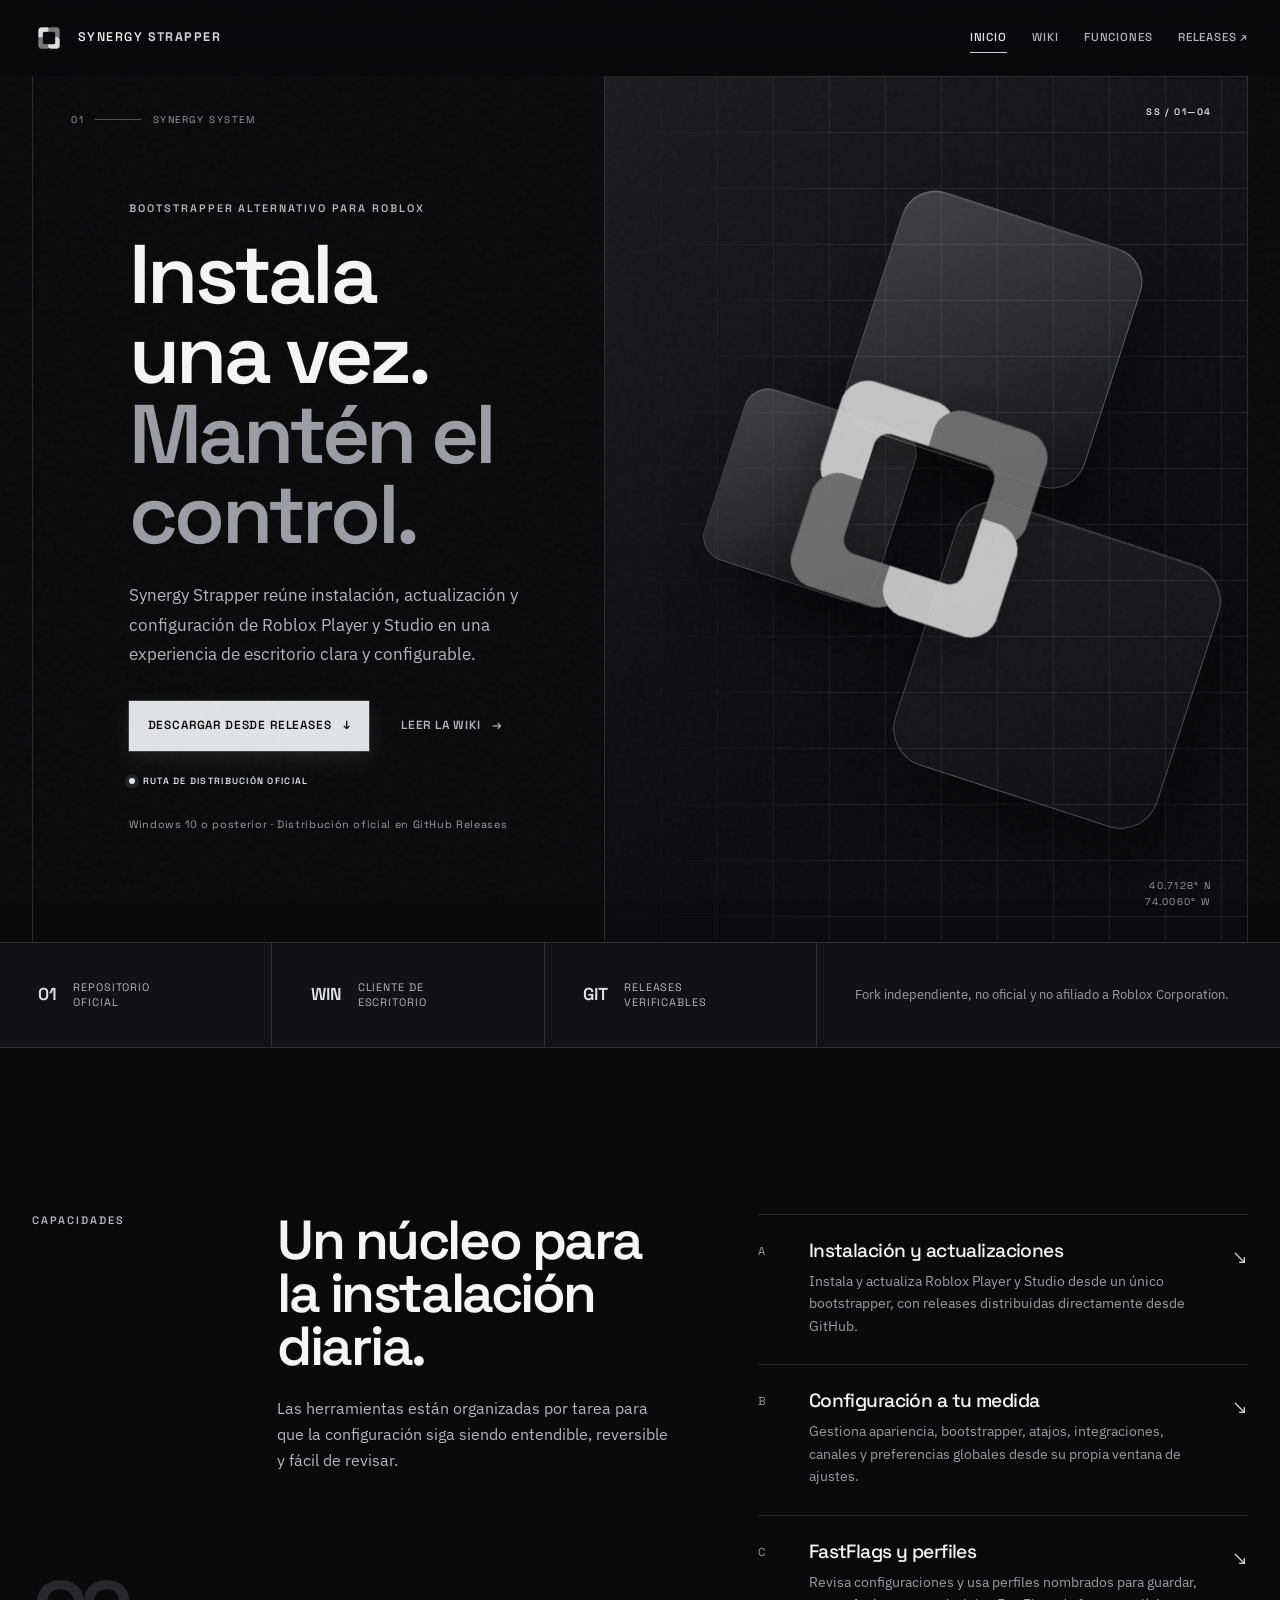
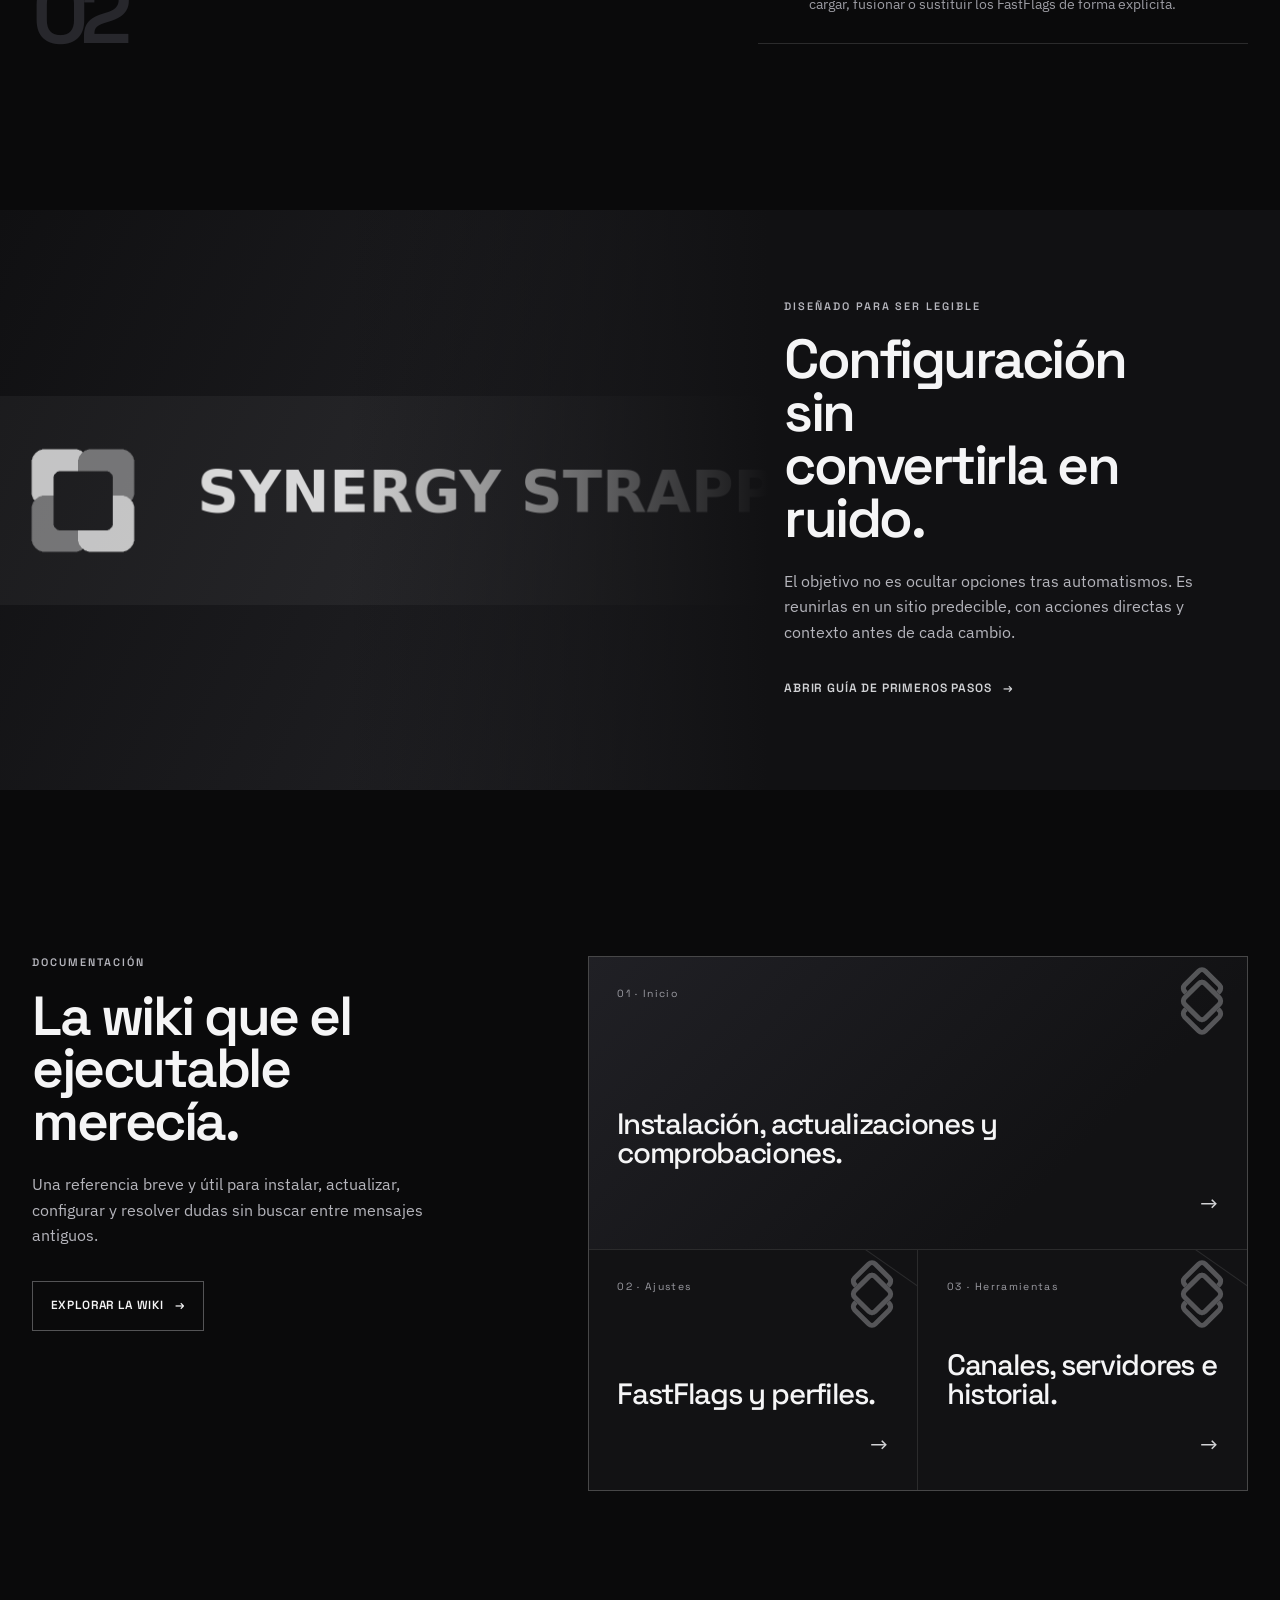
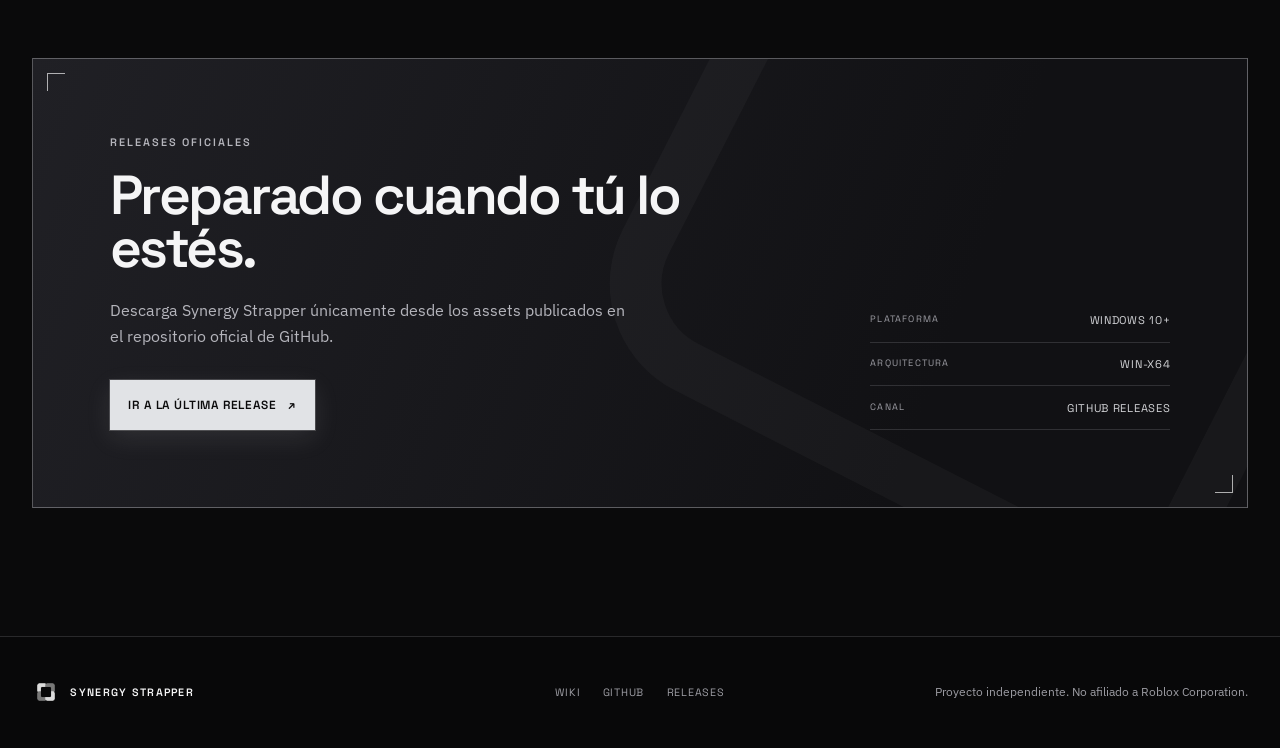
<file: web/index.html>
<!doctype html>
<html lang="es">
  <head>
    <meta charset="UTF-8" />
    <meta name="viewport" content="width=device-width, initial-scale=1.0" />
    <meta
      name="description"
      content="Sitio oficial y documentación de Synergy Strapper, un bootstrapper alternativo para Roblox."
    />
    <meta name="theme-color" content="#0a0a0b" />
    <title>Synergy Strapper — Bootstrapper para Roblox</title>
    <link rel="icon" type="image/png" href="./images/SynergyStrapper.png" />
    <link rel="preconnect" href="https://fonts.googleapis.com" />
    <link rel="preconnect" href="https://fonts.gstatic.com" crossorigin />
    <link
      href="https://fonts.googleapis.com/css2?family=IBM+Plex+Sans:ital,wght@0,400;0,500;0,600;1,400&family=Space+Grotesk:wght@400;500;600;700&display=swap"
      rel="stylesheet"
    />
    <link rel="stylesheet" href="./assets/css/style.css" />
  </head>
  <body class="site-body" data-page="home">
    <a class="skip-link" href="#contenido">Saltar al contenido</a>

    <header class="site-header" data-header>
      <a class="brand" href="./index.html" aria-label="Synergy Strapper, inicio">
        <img class="brand__mark" src="./images/SynergyStrapper.png" alt="" />
        <span class="brand__name">SYNERGY <strong>STRAPPER</strong></span>
      </a>

      <button class="nav-toggle" type="button" aria-expanded="false" aria-controls="primary-nav">
        <span class="nav-toggle__line"></span>
        <span class="nav-toggle__line"></span>
        <span class="sr-only">Abrir navegación</span>
      </button>

      <nav id="primary-nav" class="site-nav" aria-label="Navegación principal">
        <a class="site-nav__link is-active" href="./index.html">Inicio</a>
        <a class="site-nav__link" href="./wiki.html">Wiki</a>
        <a class="site-nav__link" href="#funciones">Funciones</a>
        <a class="site-nav__link" href="https://github.com/Xyraniz/SynergyStrapper/releases/latest" target="_blank" rel="noreferrer">Releases <span aria-hidden="true">↗</span></a>
      </nav>
    </header>

    <main id="contenido">
      <section class="hero section-frame" aria-labelledby="hero-title">
        <div class="hero__ruler" aria-hidden="true">
          <span>01</span><i></i><span>SYNERGY SYSTEM</span>
        </div>
        <div class="hero__copy reveal">
          <p class="eyebrow">Bootstrapper alternativo para Roblox</p>
          <h1 id="hero-title">Instala una vez.<br /><em>Mantén el control.</em></h1>
          <p class="hero__lede">
            Synergy Strapper reúne instalación, actualización y configuración de Roblox Player y Studio en una experiencia de escritorio clara y configurable.
          </p>
          <div class="hero__actions">
            <a class="button button--primary" href="https://github.com/Xyraniz/SynergyStrapper/releases/latest" target="_blank" rel="noreferrer">
              Descargar desde Releases <span aria-hidden="true">↓</span>
            </a>
            <a class="button button--quiet" href="./wiki.html">Leer la wiki <span aria-hidden="true">→</span></a>
          </div>
          <span class="system-signal"><i aria-hidden="true"></i>RUTA DE DISTRIBUCIÓN OFICIAL</span>
          <p class="hero__fineprint">Windows 10 o posterior · Distribución oficial en GitHub Releases</p>
        </div>
        <div class="hero__visual" aria-hidden="true">
          <div class="hero__grid"></div>
          <div class="hero__module hero__module--one"></div>
          <div class="hero__module hero__module--two"></div>
          <div class="hero__module hero__module--three"></div>
          <img class="hero__mark" src="./images/SynergyStrapper.png" alt="" />
          <span class="hero__serial">SS / 01—04</span>
          <p class="hero__coordinate">40.7128° N<br />74.0060° W</p>
        </div>
      </section>

      <section class="trust-strip" aria-label="Resumen del proyecto">
        <div class="trust-strip__item"><span class="trust-strip__value">01</span><span>Repositorio<br />oficial</span></div>
        <div class="trust-strip__item"><span class="trust-strip__value">WIN</span><span>Cliente de<br />escritorio</span></div>
        <div class="trust-strip__item"><span class="trust-strip__value">GIT</span><span>Releases<br />verificables</span></div>
        <div class="trust-strip__item trust-strip__item--statement">Fork independiente, no oficial y no afiliado a Roblox Corporation.</div>
      </section>

      <section id="funciones" class="capabilities section-frame" aria-labelledby="capabilities-title">
        <div class="section-kicker reveal">
          <p class="eyebrow">Capacidades</p>
          <span class="section-number">02</span>
        </div>
        <div class="capabilities__heading reveal">
          <h2 id="capabilities-title">Un núcleo para<br />la instalación diaria.</h2>
          <p>Las herramientas están organizadas por tarea para que la configuración siga siendo entendible, reversible y fácil de revisar.</p>
        </div>
        <div class="capabilities__list">
          <article class="capability reveal">
            <span class="capability__index">A</span>
            <div>
              <h3>Instalación y actualizaciones</h3>
              <p>Instala y actualiza Roblox Player y Studio desde un único bootstrapper, con releases distribuidas directamente desde GitHub.</p>
            </div>
            <span class="capability__arrow" aria-hidden="true">↘</span>
          </article>
          <article class="capability reveal">
            <span class="capability__index">B</span>
            <div>
              <h3>Configuración a tu medida</h3>
              <p>Gestiona apariencia, bootstrapper, atajos, integraciones, canales y preferencias globales desde su propia ventana de ajustes.</p>
            </div>
            <span class="capability__arrow" aria-hidden="true">↘</span>
          </article>
          <article class="capability reveal">
            <span class="capability__index">C</span>
            <div>
              <h3>FastFlags y perfiles</h3>
              <p>Revisa configuraciones y usa perfiles nombrados para guardar, cargar, fusionar o sustituir los FastFlags de forma explícita.</p>
            </div>
            <span class="capability__arrow" aria-hidden="true">↘</span>
          </article>
        </div>
      </section>

      <section class="product-band" aria-labelledby="product-band-title">
        <div class="product-band__image" role="img" aria-label="Identidad gráfica de Synergy Strapper">
          <img src="./images/SynergyStrapper-full-dark.png" alt="" />
        </div>
        <div class="product-band__copy reveal">
          <p class="eyebrow">Diseñado para ser legible</p>
          <h2 id="product-band-title">Configuración sin<br />convertirla en ruido.</h2>
          <p>El objetivo no es ocultar opciones tras automatismos. Es reunirlas en un sitio predecible, con acciones directas y contexto antes de cada cambio.</p>
          <a class="text-link" href="./wiki.html#primeros-pasos">Abrir guía de primeros pasos <span aria-hidden="true">→</span></a>
        </div>
      </section>

      <section class="wiki-preview section-frame" aria-labelledby="wiki-preview-title">
        <div class="wiki-preview__intro reveal">
          <p class="eyebrow">Documentación</p>
          <h2 id="wiki-preview-title">La wiki que el ejecutable merecía.</h2>
          <p>Una referencia breve y útil para instalar, actualizar, configurar y resolver dudas sin buscar entre mensajes antiguos.</p>
          <a class="button button--outline" href="./wiki.html">Explorar la wiki <span aria-hidden="true">→</span></a>
        </div>
        <div class="wiki-preview__cards">
          <a class="wiki-card wiki-card--large reveal" href="./wiki.html#instalacion">
            <span class="wiki-card__meta">01 · Inicio</span>
            <h3>Instalación, actualizaciones y comprobaciones.</h3>
            <span class="wiki-card__arrow" aria-hidden="true">→</span>
          </a>
          <a class="wiki-card reveal" href="./wiki.html#fastflags">
            <span class="wiki-card__meta">02 · Ajustes</span>
            <h3>FastFlags y perfiles.</h3>
            <span class="wiki-card__arrow" aria-hidden="true">→</span>
          </a>
          <a class="wiki-card reveal" href="./wiki.html#herramientas">
            <span class="wiki-card__meta">03 · Herramientas</span>
            <h3>Canales, servidores e historial.</h3>
            <span class="wiki-card__arrow" aria-hidden="true">→</span>
          </a>
        </div>
      </section>

      <section class="download-panel section-frame" aria-labelledby="download-title">
        <div class="download-panel__corner download-panel__corner--top" aria-hidden="true"></div>
        <div class="download-panel__corner download-panel__corner--bottom" aria-hidden="true"></div>
        <div class="download-panel__content reveal">
          <p class="eyebrow">Releases oficiales</p>
          <h2 id="download-title">Preparado cuando tú lo estés.</h2>
          <p>Descarga Synergy Strapper únicamente desde los assets publicados en el repositorio oficial de GitHub.</p>
          <a class="button button--primary" href="https://github.com/Xyraniz/SynergyStrapper/releases/latest" target="_blank" rel="noreferrer">Ir a la última release <span aria-hidden="true">↗</span></a>
        </div>
        <div class="download-panel__specs" aria-label="Detalles de distribución">
          <p><span>PLATAFORMA</span>WINDOWS 10+</p>
          <p><span>ARQUITECTURA</span>WIN-X64</p>
          <p><span>CANAL</span>GITHUB RELEASES</p>
        </div>
      </section>
    </main>

    <footer class="site-footer">
      <div class="site-footer__brand">
        <img src="./images/SynergyStrapper.png" alt="" />
        <span>SYNERGY STRAPPER</span>
      </div>
      <div class="site-footer__links">
        <a href="./wiki.html">Wiki</a>
        <a href="https://github.com/Xyraniz/SynergyStrapper" target="_blank" rel="noreferrer">GitHub</a>
        <a href="https://github.com/Xyraniz/SynergyStrapper/releases/latest" target="_blank" rel="noreferrer">Releases</a>
      </div>
      <p class="site-footer__notice">Proyecto independiente. No afiliado a Roblox Corporation.</p>
    </footer>

    <script src="./assets/js/main.js"></script>
  </body>
</html>
</file>
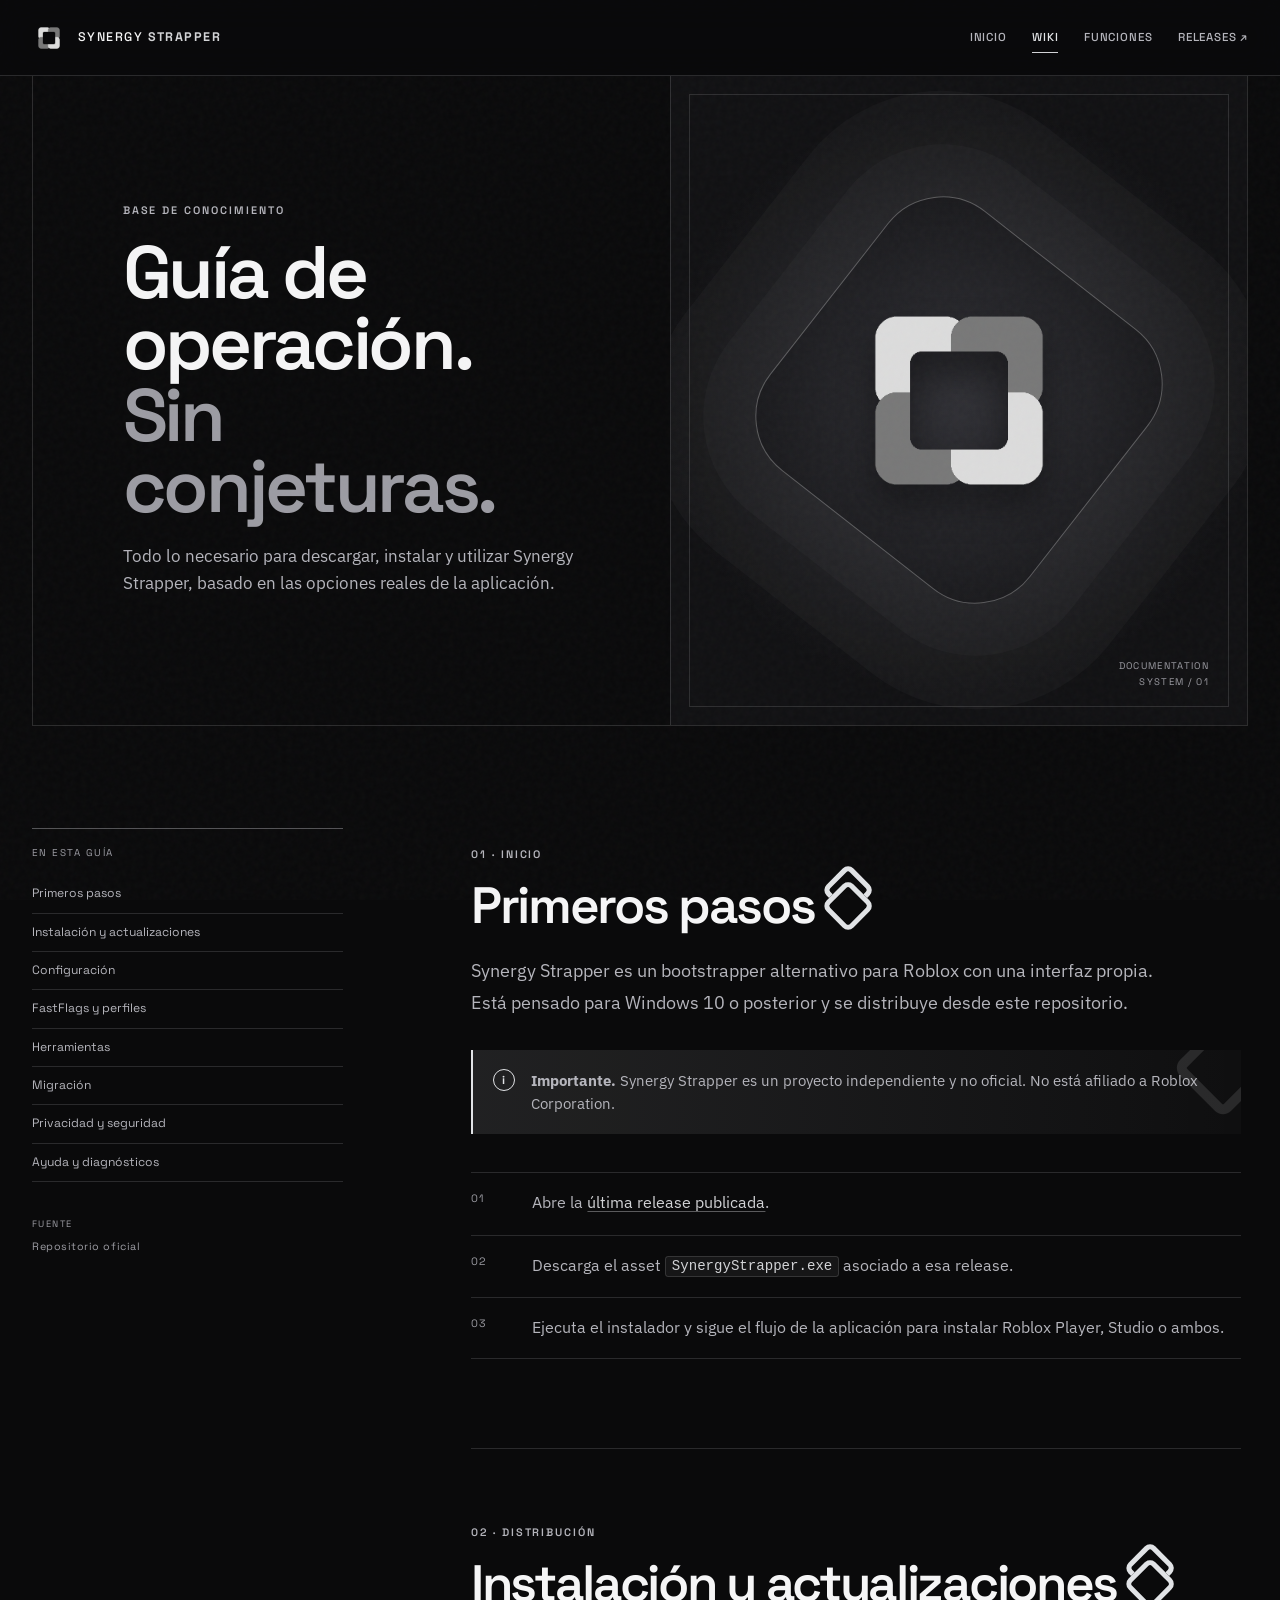
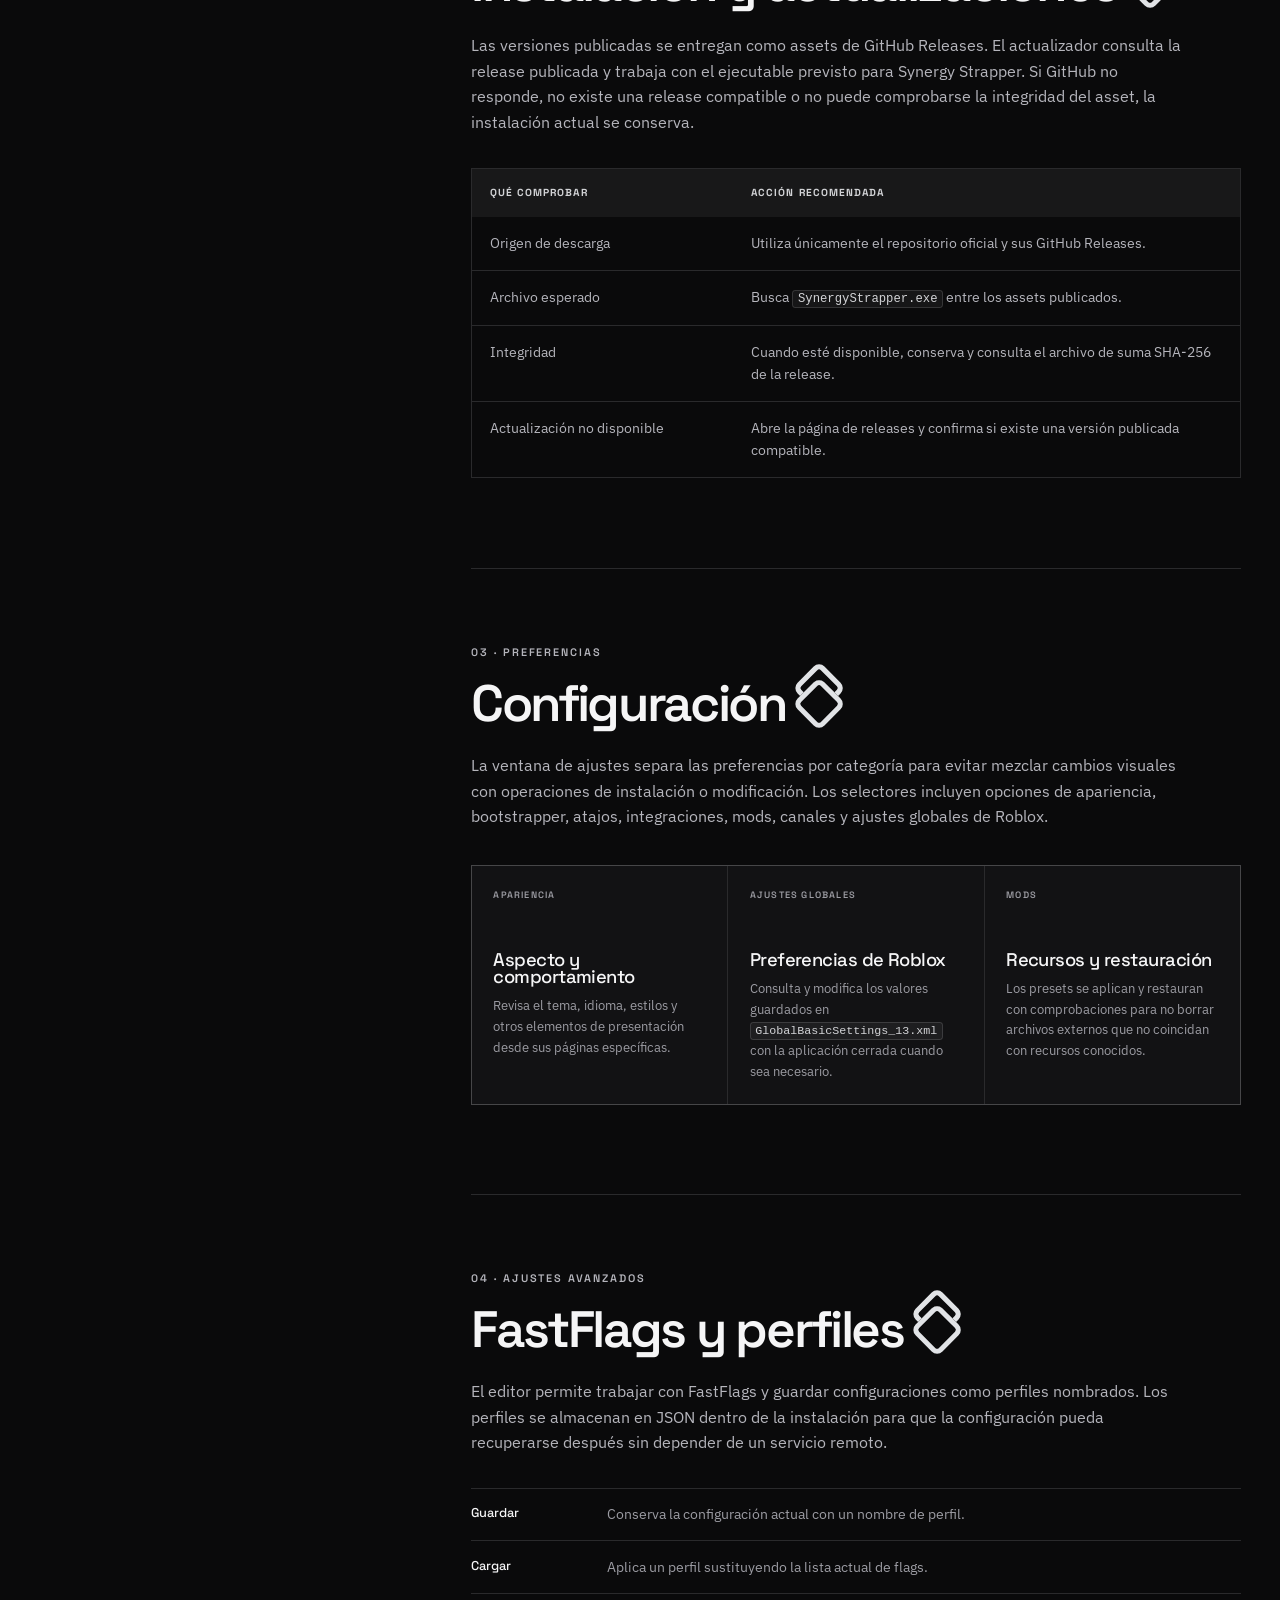
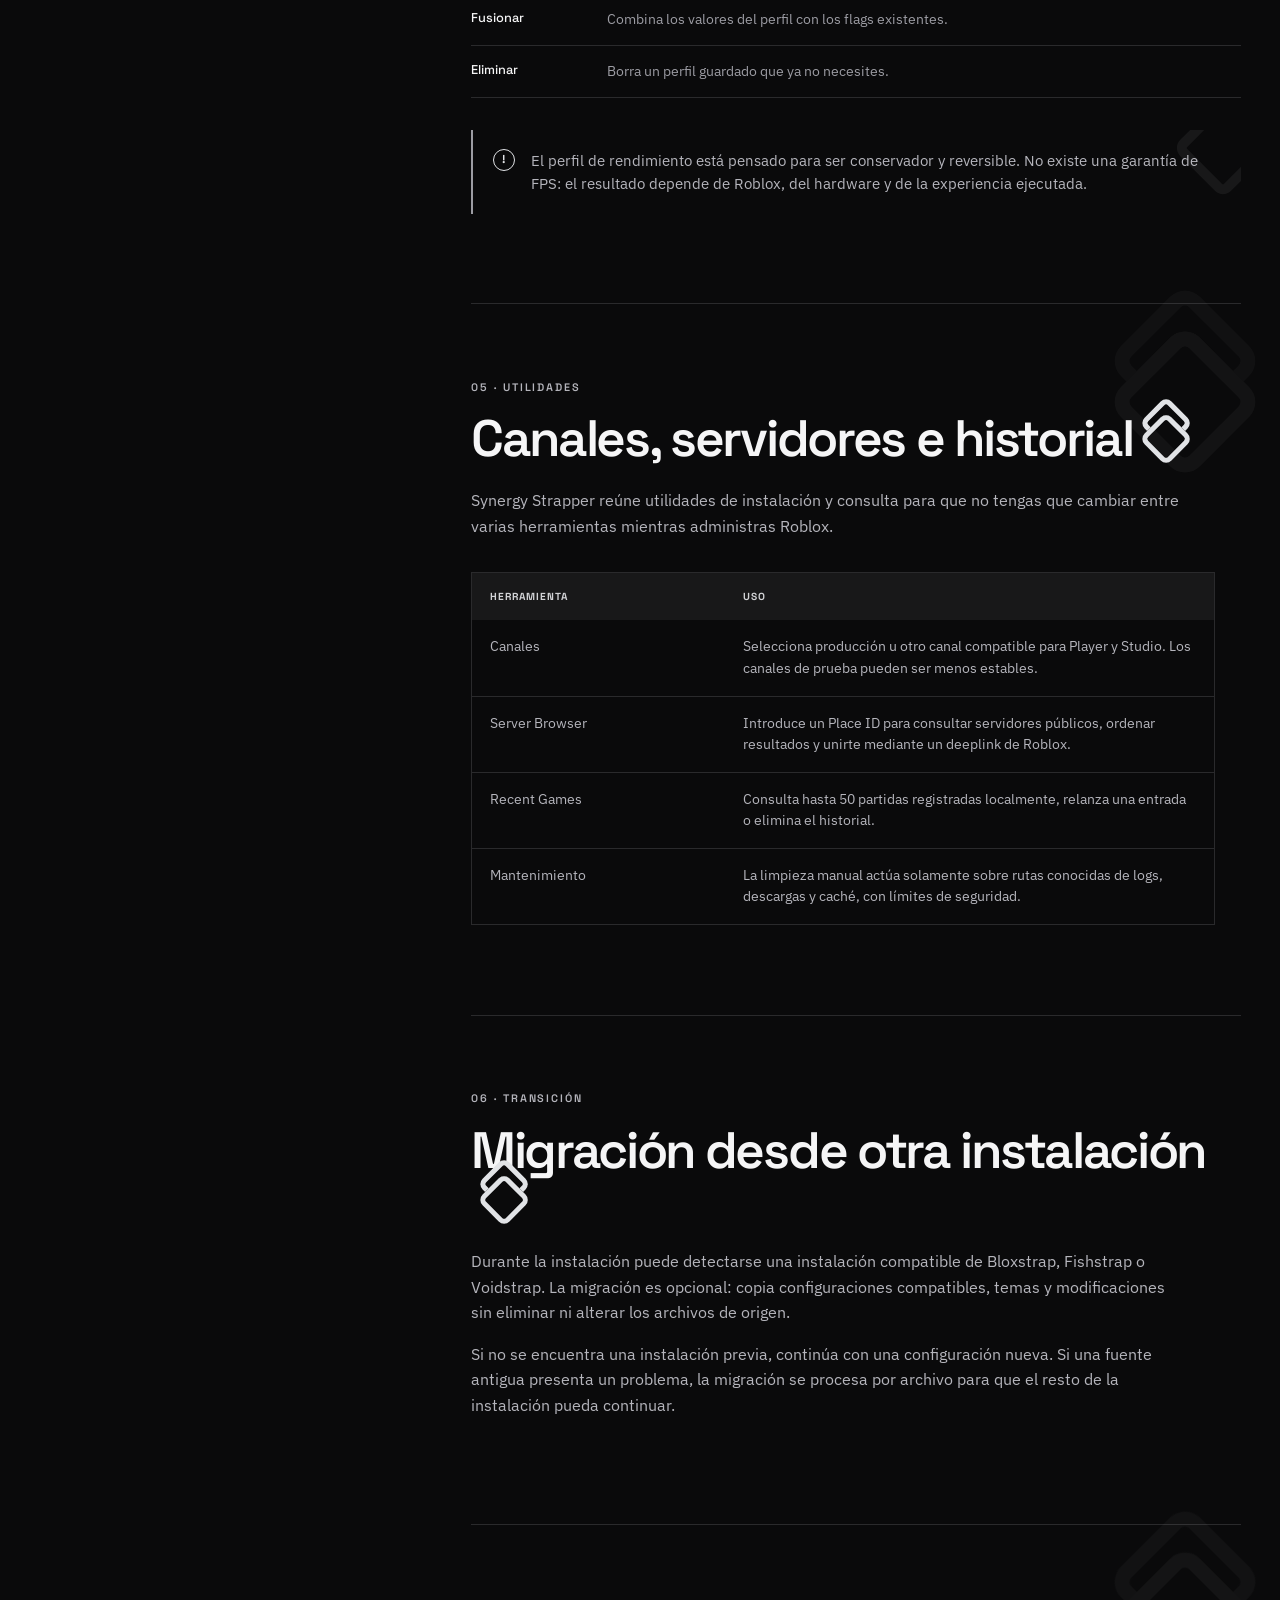
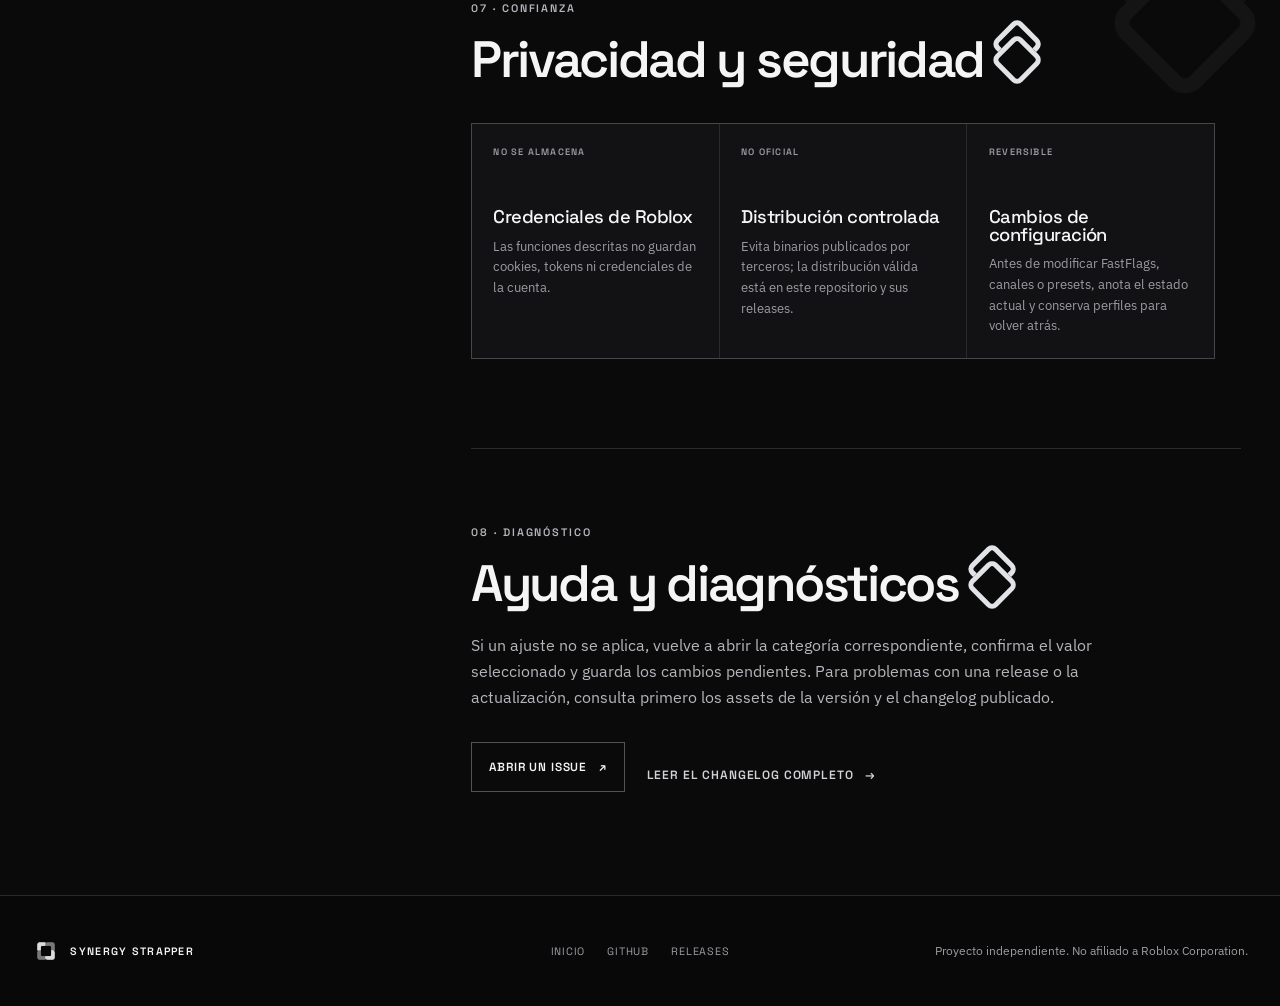
<file: web/wiki.html>
<!doctype html>
<html lang="es">
  <head>
    <meta charset="UTF-8" />
    <meta name="viewport" content="width=device-width, initial-scale=1.0" />
    <meta name="description" content="Wiki y guía oficial de Synergy Strapper." />
    <meta name="theme-color" content="#0a0a0b" />
    <title>Wiki — Synergy Strapper</title>
    <link rel="icon" type="image/png" href="./images/SynergyStrapper.png" />
    <link rel="preconnect" href="https://fonts.googleapis.com" />
    <link rel="preconnect" href="https://fonts.gstatic.com" crossorigin />
    <link
      href="https://fonts.googleapis.com/css2?family=IBM+Plex+Sans:ital,wght@0,400;0,500;0,600;1,400&family=Space+Grotesk:wght@400;500;600;700&display=swap"
      rel="stylesheet"
    />
    <link rel="stylesheet" href="./assets/css/style.css" />
  </head>
  <body class="site-body site-body--wiki" data-page="wiki">
    <a class="skip-link" href="#wiki-content">Saltar al contenido</a>

    <header class="site-header" data-header>
      <a class="brand" href="./index.html" aria-label="Synergy Strapper, inicio">
        <img class="brand__mark" src="./images/SynergyStrapper.png" alt="" />
        <span class="brand__name">SYNERGY <strong>STRAPPER</strong></span>
      </a>

      <button class="nav-toggle" type="button" aria-expanded="false" aria-controls="primary-nav">
        <span class="nav-toggle__line"></span>
        <span class="nav-toggle__line"></span>
        <span class="sr-only">Abrir navegación</span>
      </button>

      <nav id="primary-nav" class="site-nav" aria-label="Navegación principal">
        <a class="site-nav__link" href="./index.html">Inicio</a>
        <a class="site-nav__link is-active" href="./wiki.html">Wiki</a>
        <a class="site-nav__link" href="./index.html#funciones">Funciones</a>
        <a class="site-nav__link" href="https://github.com/Xyraniz/SynergyStrapper/releases/latest" target="_blank" rel="noreferrer">Releases <span aria-hidden="true">↗</span></a>
      </nav>
    </header>

    <main id="wiki-content">
      <section class="wiki-hero section-frame" aria-labelledby="wiki-title">
        <div class="wiki-hero__copy reveal">
          <p class="eyebrow">Base de conocimiento</p>
          <h1 id="wiki-title">Guía de operación.<br /><em>Sin conjeturas.</em></h1>
          <p>Todo lo necesario para descargar, instalar y utilizar Synergy Strapper, basado en las opciones reales de la aplicación.</p>
        </div>
        <div class="wiki-hero__visual" aria-hidden="true">
          <div class="wiki-hero__orb"></div>
          <img src="./images/SynergyStrapper.png" alt="" />
          <span>DOCUMENTATION<br />SYSTEM / 01</span>
        </div>
      </section>

      <div class="wiki-layout section-frame">
        <aside class="wiki-sidebar" aria-label="Índice de la wiki">
          <p class="wiki-sidebar__label">En esta guía</p>
          <nav class="wiki-toc">
            <a href="#primeros-pasos">Primeros pasos</a>
            <a href="#instalacion">Instalación y actualizaciones</a>
            <a href="#configuracion">Configuración</a>
            <a href="#fastflags">FastFlags y perfiles</a>
            <a href="#herramientas">Herramientas</a>
            <a href="#migracion">Migración</a>
            <a href="#privacidad">Privacidad y seguridad</a>
            <a href="#ayuda">Ayuda y diagnósticos</a>
          </nav>
          <div class="wiki-sidebar__source">
            <span>FUENTE</span>
            <a href="https://github.com/Xyraniz/SynergyStrapper" target="_blank" rel="noreferrer">Repositorio oficial</a>
          </div>
        </aside>

        <article class="wiki-article">
          <section id="primeros-pasos" class="wiki-section reveal">
            <p class="eyebrow">01 · Inicio</p>
            <h2>Primeros pasos</h2>
            <p class="wiki-intro">Synergy Strapper es un bootstrapper alternativo para Roblox con una interfaz propia. Está pensado para Windows 10 o posterior y se distribuye desde este repositorio.</p>
            <div class="wiki-callout">
              <span class="wiki-callout__symbol" aria-hidden="true">i</span>
              <p><strong>Importante.</strong> Synergy Strapper es un proyecto independiente y no oficial. No está afiliado a Roblox Corporation.</p>
            </div>
            <ol class="step-list">
              <li><span>01</span><p>Abre la <a href="https://github.com/Xyraniz/SynergyStrapper/releases/latest" target="_blank" rel="noreferrer">última release publicada</a>.</p></li>
              <li><span>02</span><p>Descarga el asset <code>SynergyStrapper.exe</code> asociado a esa release.</p></li>
              <li><span>03</span><p>Ejecuta el instalador y sigue el flujo de la aplicación para instalar Roblox Player, Studio o ambos.</p></li>
            </ol>
          </section>

          <section id="instalacion" class="wiki-section reveal">
            <p class="eyebrow">02 · Distribución</p>
            <h2>Instalación y actualizaciones</h2>
            <p>Las versiones publicadas se entregan como assets de GitHub Releases. El actualizador consulta la release publicada y trabaja con el ejecutable previsto para Synergy Strapper. Si GitHub no responde, no existe una release compatible o no puede comprobarse la integridad del asset, la instalación actual se conserva.</p>
            <div class="wiki-table-wrap">
              <table>
                <thead><tr><th>Qué comprobar</th><th>Acción recomendada</th></tr></thead>
                <tbody>
                  <tr><td>Origen de descarga</td><td>Utiliza únicamente el repositorio oficial y sus GitHub Releases.</td></tr>
                  <tr><td>Archivo esperado</td><td>Busca <code>SynergyStrapper.exe</code> entre los assets publicados.</td></tr>
                  <tr><td>Integridad</td><td>Cuando esté disponible, conserva y consulta el archivo de suma SHA-256 de la release.</td></tr>
                  <tr><td>Actualización no disponible</td><td>Abre la página de releases y confirma si existe una versión publicada compatible.</td></tr>
                </tbody>
              </table>
            </div>
          </section>

          <section id="configuracion" class="wiki-section reveal">
            <p class="eyebrow">03 · Preferencias</p>
            <h2>Configuración</h2>
            <p>La ventana de ajustes separa las preferencias por categoría para evitar mezclar cambios visuales con operaciones de instalación o modificación. Los selectores incluyen opciones de apariencia, bootstrapper, atajos, integraciones, mods, canales y ajustes globales de Roblox.</p>
            <div class="topic-grid">
              <div class="topic-card"><span>APARIENCIA</span><h3>Aspecto y comportamiento</h3><p>Revisa el tema, idioma, estilos y otros elementos de presentación desde sus páginas específicas.</p></div>
              <div class="topic-card"><span>AJUSTES GLOBALES</span><h3>Preferencias de Roblox</h3><p>Consulta y modifica los valores guardados en <code>GlobalBasicSettings_13.xml</code> con la aplicación cerrada cuando sea necesario.</p></div>
              <div class="topic-card"><span>MODS</span><h3>Recursos y restauración</h3><p>Los presets se aplican y restauran con comprobaciones para no borrar archivos externos que no coincidan con recursos conocidos.</p></div>
            </div>
          </section>

          <section id="fastflags" class="wiki-section reveal">
            <p class="eyebrow">04 · Ajustes avanzados</p>
            <h2>FastFlags y perfiles</h2>
            <p>El editor permite trabajar con FastFlags y guardar configuraciones como perfiles nombrados. Los perfiles se almacenan en JSON dentro de la instalación para que la configuración pueda recuperarse después sin depender de un servicio remoto.</p>
            <div class="operation-list">
              <div><strong>Guardar</strong><span>Conserva la configuración actual con un nombre de perfil.</span></div>
              <div><strong>Cargar</strong><span>Aplica un perfil sustituyendo la lista actual de flags.</span></div>
              <div><strong>Fusionar</strong><span>Combina los valores del perfil con los flags existentes.</span></div>
              <div><strong>Eliminar</strong><span>Borra un perfil guardado que ya no necesites.</span></div>
            </div>
            <div class="wiki-callout wiki-callout--quiet">
              <span class="wiki-callout__symbol" aria-hidden="true">!</span>
              <p>El perfil de rendimiento está pensado para ser conservador y reversible. No existe una garantía de FPS: el resultado depende de Roblox, del hardware y de la experiencia ejecutada.</p>
            </div>
          </section>

          <section id="herramientas" class="wiki-section wiki-section--systems reveal">
            <p class="eyebrow">05 · Utilidades</p>
            <h2>Canales, servidores e historial</h2>
            <p>Synergy Strapper reúne utilidades de instalación y consulta para que no tengas que cambiar entre varias herramientas mientras administras Roblox.</p>
            <div class="wiki-table-wrap">
              <table>
                <thead><tr><th>Herramienta</th><th>Uso</th></tr></thead>
                <tbody>
                  <tr><td>Canales</td><td>Selecciona producción u otro canal compatible para Player y Studio. Los canales de prueba pueden ser menos estables.</td></tr>
                  <tr><td>Server Browser</td><td>Introduce un Place ID para consultar servidores públicos, ordenar resultados y unirte mediante un deeplink de Roblox.</td></tr>
                  <tr><td>Recent Games</td><td>Consulta hasta 50 partidas registradas localmente, relanza una entrada o elimina el historial.</td></tr>
                  <tr><td>Mantenimiento</td><td>La limpieza manual actúa solamente sobre rutas conocidas de logs, descargas y caché, con límites de seguridad.</td></tr>
                </tbody>
              </table>
            </div>
          </section>

          <section id="migracion" class="wiki-section reveal">
            <p class="eyebrow">06 · Transición</p>
            <h2>Migración desde otra instalación</h2>
            <p>Durante la instalación puede detectarse una instalación compatible de Bloxstrap, Fishstrap o Voidstrap. La migración es opcional: copia configuraciones compatibles, temas y modificaciones sin eliminar ni alterar los archivos de origen.</p>
            <p>Si no se encuentra una instalación previa, continúa con una configuración nueva. Si una fuente antigua presenta un problema, la migración se procesa por archivo para que el resto de la instalación pueda continuar.</p>
          </section>

          <section id="privacidad" class="wiki-section wiki-section--systems reveal">
            <p class="eyebrow">07 · Confianza</p>
            <h2>Privacidad y seguridad</h2>
            <div class="privacy-grid">
              <div><span>NO SE ALMACENA</span><h3>Credenciales de Roblox</h3><p>Las funciones descritas no guardan cookies, tokens ni credenciales de la cuenta.</p></div>
              <div><span>NO OFICIAL</span><h3>Distribución controlada</h3><p>Evita binarios publicados por terceros; la distribución válida está en este repositorio y sus releases.</p></div>
              <div><span>REVERSIBLE</span><h3>Cambios de configuración</h3><p>Antes de modificar FastFlags, canales o presets, anota el estado actual y conserva perfiles para volver atrás.</p></div>
            </div>
          </section>

          <section id="ayuda" class="wiki-section wiki-section--last reveal">
            <p class="eyebrow">08 · Diagnóstico</p>
            <h2>Ayuda y diagnósticos</h2>
            <p>Si un ajuste no se aplica, vuelve a abrir la categoría correspondiente, confirma el valor seleccionado y guarda los cambios pendientes. Para problemas con una release o la actualización, consulta primero los assets de la versión y el changelog publicado.</p>
            <div class="help-actions">
              <a class="button button--outline" href="https://github.com/Xyraniz/SynergyStrapper/issues" target="_blank" rel="noreferrer">Abrir un issue <span aria-hidden="true">↗</span></a>
              <a class="text-link" href="https://github.com/Xyraniz/SynergyStrapper/blob/main/CHANGELOG.md" target="_blank" rel="noreferrer">Leer el changelog completo <span aria-hidden="true">→</span></a>
            </div>
          </section>
        </article>
      </div>
    </main>

    <footer class="site-footer">
      <div class="site-footer__brand"><img src="./images/SynergyStrapper.png" alt="" /><span>SYNERGY STRAPPER</span></div>
      <div class="site-footer__links"><a href="./index.html">Inicio</a><a href="https://github.com/Xyraniz/SynergyStrapper" target="_blank" rel="noreferrer">GitHub</a><a href="https://github.com/Xyraniz/SynergyStrapper/releases/latest" target="_blank" rel="noreferrer">Releases</a></div>
      <p class="site-footer__notice">Proyecto independiente. No afiliado a Roblox Corporation.</p>
    </footer>

    <script src="./assets/js/main.js"></script>
  </body>
</html>
</file>
<file: web/assets/css/style.css>
/* Núcleo Modular: minimalismo industrial editorial en negro, grafito y plata. */
:root {
  --ink: #0a0a0b;
  --ink-raised: #121214;
  --graphite: #1a1a1e;
  --graphite-light: #27272c;
  --line: rgba(226, 226, 230, 0.15);
  --line-strong: rgba(226, 226, 230, 0.34);
  --silver: #d2d3d6;
  --signal: #e1e3e6;
  --signal-wash: rgba(225, 227, 230, 0.11);
  --white: #f5f5f6;
  --muted: #9c9ca3;
  --muted-strong: #b5b5bc;
  --display: "Space Grotesk", sans-serif;
  --body: "IBM Plex Sans", sans-serif;
  --ease-out: cubic-bezier(0.23, 1, 0.32, 1);
  --ease-in-out: cubic-bezier(0.77, 0, 0.175, 1);
  --header-height: 76px;
}

* { box-sizing: border-box; }
html { scroll-behavior: smooth; background: var(--ink); }
body { margin: 0; min-width: 320px; background: var(--ink); color: var(--white); font-family: var(--body); font-size: 16px; line-height: 1.6; }
body::before { content: ""; position: fixed; inset: 0; z-index: 20; pointer-events: none; opacity: .035; background-image: url("data:image/svg+xml,%3Csvg viewBox='0 0 180 180' xmlns='http://www.w3.org/2000/svg'%3E%3Cfilter id='n'%3E%3CfeTurbulence type='fractalNoise' baseFrequency='.9' numOctaves='4' stitchTiles='stitch'/%3E%3C/filter%3E%3Crect width='100%25' height='100%25' filter='url(%23n)' opacity='.85'/%3E%3C/svg%3E"); }
a { color: inherit; text-decoration: none; }
button, a { -webkit-tap-highlight-color: transparent; }
button { font: inherit; }
img { display: block; max-width: 100%; }
h1, h2, h3, p { margin-top: 0; }
h1, h2, h3 { font-family: var(--display); letter-spacing: -.045em; line-height: .96; }
h1 em, h2 em { color: var(--muted); font-style: normal; }
code { padding: .1em .38em; border: 1px solid var(--line); border-radius: 3px; background: rgba(255, 255, 255, .05); color: var(--silver); font-family: ui-monospace, SFMono-Regular, Menlo, monospace; font-size: .88em; }

.sr-only { position: absolute; width: 1px; height: 1px; overflow: hidden; clip: rect(0 0 0 0); clip-path: inset(50%); white-space: nowrap; }
.skip-link { position: fixed; top: 14px; left: 14px; z-index: 100; transform: translateY(-160%); padding: .65rem 1rem; background: var(--silver); color: var(--ink); font-weight: 700; transition: transform .18s var(--ease-out); }
.skip-link:focus { transform: translateY(0); outline: 2px solid var(--white); outline-offset: 2px; }
.section-frame { width: min(100% - 64px, 1320px); margin-inline: auto; }
.eyebrow { margin-bottom: 1.25rem; color: var(--muted-strong); font-family: var(--display); font-size: .68rem; font-weight: 600; letter-spacing: .18em; line-height: 1.2; text-transform: uppercase; }

.site-header { position: sticky; top: 0; z-index: 30; display: flex; align-items: center; justify-content: space-between; height: var(--header-height); padding: 0 max(32px, calc((100vw - 1320px) / 2)); border-bottom: 1px solid transparent; background: rgba(10, 10, 11, .76); backdrop-filter: blur(16px); transition: border-color .2s var(--ease-out), background .2s var(--ease-out); }
.site-header.is-scrolled { border-bottom-color: var(--line); background: rgba(10, 10, 11, .93); }
.brand { display: inline-flex; align-items: center; gap: .72rem; font-family: var(--display); font-size: .78rem; font-weight: 500; letter-spacing: .12em; }
.brand:hover .brand__mark { transform: rotate(10deg); }
.brand__mark { width: 34px; height: 34px; object-fit: cover; transition: transform .22s var(--ease-out); }
.brand__name strong { color: var(--silver); font-weight: 700; }
.site-nav { display: flex; align-items: center; gap: clamp(.8rem, 2vw, 2rem); }
.site-nav__link { position: relative; padding: .4rem 0; color: var(--muted-strong); font-family: var(--display); font-size: .72rem; font-weight: 500; letter-spacing: .07em; text-transform: uppercase; transition: color .16s var(--ease-out); }
.site-nav__link::after { content: ""; position: absolute; right: 0; bottom: 0; left: 0; height: 1px; transform: scaleX(0); transform-origin: right; background: var(--silver); transition: transform .22s var(--ease-out); }
.site-nav__link:hover, .site-nav__link:focus-visible, .site-nav__link.is-active { color: var(--signal); }
.site-nav__link:hover::after, .site-nav__link:focus-visible::after, .site-nav__link.is-active::after { transform: scaleX(1); transform-origin: left; }
.nav-toggle { display: none; border: 0; background: transparent; color: var(--white); }

.hero { position: relative; display: grid; grid-template-columns: minmax(0, .94fr) minmax(370px, 1.06fr); min-height: calc(800px - var(--header-height)); overflow: hidden; border-right: 1px solid var(--line); border-left: 1px solid var(--line); }
.hero::before { content: ""; position: absolute; inset: 0; z-index: -1; background: radial-gradient(circle at 75% 45%, rgba(255,255,255,.07), transparent 28%), linear-gradient(90deg, transparent 50%, rgba(255,255,255,.02)); }
.hero__ruler { position: absolute; top: 36px; left: 38px; display: flex; align-items: center; gap: .7rem; color: var(--muted); font-family: var(--display); font-size: .61rem; letter-spacing: .16em; }
.hero__ruler i { display: block; width: 46px; height: 1px; background: var(--line-strong); }
.hero__copy { align-self: center; max-width: 640px; padding: 126px 6vw 108px 7.5vw; }
.hero h1 { max-width: 670px; margin-bottom: 1.6rem; font-size: clamp(3.35rem, 6.5vw, 6.95rem); font-weight: 600; }
.hero__lede { max-width: 510px; margin-bottom: 2rem; color: var(--muted-strong); font-size: 1.07rem; line-height: 1.72; }
.hero__actions { display: flex; flex-wrap: wrap; align-items: center; gap: .8rem; }
.button { display: inline-flex; align-items: center; justify-content: center; gap: .72rem; min-height: 50px; padding: .85rem 1.1rem; border: 1px solid transparent; font-family: var(--display); font-size: .74rem; font-weight: 600; letter-spacing: .07em; text-transform: uppercase; transition: transform .16s var(--ease-out), color .16s var(--ease-out), background .16s var(--ease-out), border-color .16s var(--ease-out); }
.button:hover { transform: translateY(-2px); }
.button:active { transform: scale(.97); }
.button:focus-visible, .text-link:focus-visible, .wiki-toc a:focus-visible { outline: 2px solid var(--silver); outline-offset: 4px; }
.button--primary { background: var(--signal); color: var(--ink); box-shadow: 0 0 0 1px rgba(255,255,255,.18), 0 8px 26px rgba(225,227,230,.1); }
.button--primary:hover { background: var(--white); box-shadow: 0 0 0 1px rgba(255,255,255,.4), 0 10px 32px rgba(225,227,230,.15); }
.button--quiet { color: var(--muted-strong); }
.button--quiet:hover { color: var(--white); }
.button--outline { border-color: var(--line-strong); color: var(--white); }
.button--outline:hover { border-color: var(--silver); background: rgba(255,255,255,.07); }
.hero__fineprint { margin: 1.55rem 0 0; color: var(--muted); font-family: var(--display); font-size: .67rem; letter-spacing: .06em; }
.system-signal { display: inline-flex; align-items: center; gap: .48rem; margin-top: 1.45rem; color: var(--signal); font-family: var(--display); font-size: .57rem; font-weight: 600; letter-spacing: .14em; }
.system-signal i { width: 6px; height: 6px; border-radius: 50%; background: var(--signal); box-shadow: 0 0 0 4px var(--signal-wash); }
.hero__visual { position: relative; min-height: 100%; overflow: hidden; border-left: 1px solid var(--line); background: linear-gradient(145deg, #1c1c20 0%, #0c0c0e 63%); }
.hero__grid { position: absolute; inset: 0; background-image: linear-gradient(var(--line) 1px, transparent 1px), linear-gradient(90deg, var(--line) 1px, transparent 1px); background-size: 56px 56px; -webkit-mask-image: linear-gradient(90deg, transparent, #000 40%); mask-image: linear-gradient(90deg, transparent, #000 40%); opacity: .52; }
.hero__module { position: absolute; border: 1px solid rgba(255,255,255,.22); border-radius: 14%; background: linear-gradient(145deg, rgba(255,255,255,.19), rgba(255,255,255,.025)); box-shadow: inset 0 1px rgba(255,255,255,.12), 22px 26px 60px rgba(0,0,0,.45); }
.hero__module--one { top: 16%; right: 20%; width: 39%; aspect-ratio: 1; transform: rotate(18deg); }
.hero__module--two { right: 8%; bottom: 16%; width: 43%; aspect-ratio: 1; transform: rotate(18deg); background: linear-gradient(145deg, rgba(255,255,255,.08), rgba(255,255,255,.01)); }
.hero__module--three { top: 38%; left: 18%; width: 28%; aspect-ratio: 1; transform: rotate(18deg); border-color: rgba(255,255,255,.12); }
.hero__mark { position: absolute; top: 50%; left: 49%; width: min(54%, 430px); transform: translate(-50%, -50%) rotate(18deg); opacity: .87; filter: drop-shadow(0 25px 24px rgba(0,0,0,.42)); }
.hero__serial { position: absolute; top: 29px; right: 35px; color: var(--signal); font-family: var(--display); font-size: .59rem; font-weight: 600; letter-spacing: .17em; }
.hero__coordinate { position: absolute; right: 36px; bottom: 31px; margin: 0; color: var(--muted); font-family: var(--display); font-size: .61rem; letter-spacing: .13em; line-height: 1.65; text-align: right; }

.trust-strip { display: grid; grid-template-columns: repeat(3, minmax(0, 1fr)) minmax(210px, 1.7fr); border-block: 1px solid var(--line); background: var(--ink-raised); }
.trust-strip__item { display: flex; align-items: center; gap: 1rem; min-height: 104px; padding: 1.4rem clamp(1.2rem, 3vw, 3rem); border-right: 1px solid var(--line); color: var(--muted-strong); font-family: var(--display); font-size: .68rem; letter-spacing: .08em; line-height: 1.32; text-transform: uppercase; }
.trust-strip__value { color: var(--signal); font-size: 1.08rem; font-weight: 600; letter-spacing: 0; }
.trust-strip__item--statement { border-right: 0; color: var(--muted); font-family: var(--body); font-size: .82rem; letter-spacing: 0; line-height: 1.5; text-transform: none; }

.capabilities { display: grid; grid-template-columns: .5fr 1.15fr 1.35fr; gap: clamp(2rem, 5vw, 6rem); padding-block: clamp(7rem, 13vw, 12rem); }
.section-kicker { display: flex; flex-direction: column; justify-content: space-between; min-height: 165px; }
.section-number { color: var(--graphite-light); font-family: var(--display); font-size: 5.5rem; font-weight: 600; letter-spacing: -.1em; line-height: .7; }
.capabilities__heading h2, .product-band h2, .wiki-preview h2, .download-panel h2 { margin-bottom: 1.5rem; font-size: clamp(2.55rem, 4.3vw, 4.8rem); font-weight: 600; }
.capabilities__heading p { max-width: 395px; margin: 0; color: var(--muted-strong); }
.capabilities__list { border-top: 1px solid var(--line); }
.capability { display: grid; grid-template-columns: 32px minmax(0, 1fr) 26px; gap: 1.15rem; padding: 1.7rem 0; border-bottom: 1px solid var(--line); transition: padding .18s var(--ease-out), border-color .18s var(--ease-out); }
.capability:hover { padding-right: .6rem; padding-left: .6rem; border-color: var(--line-strong); }
.capability__index { color: var(--muted); font-family: var(--display); font-size: .72rem; }
.capability h3 { margin-bottom: .6rem; font-size: 1.2rem; font-weight: 500; letter-spacing: -.03em; }
.capability p { margin: 0; color: var(--muted); font-size: .9rem; line-height: 1.55; }
.capability__arrow { justify-self: end; color: var(--silver); font-size: 1.25rem; transition: transform .2s var(--ease-out); }
.capability:hover .capability__arrow { transform: translate(3px, 3px); }

.product-band { position: relative; display: grid; grid-template-columns: minmax(0, 1.2fr) minmax(370px, .8fr); min-height: 580px; overflow: hidden; background: #111113; }
.product-band__image { display: flex; align-items: center; overflow: hidden; padding: 4rem; background: linear-gradient(115deg, #101012, #252529); }
.product-band__image::after { content: ""; position: absolute; inset: 0 auto 0 0; width: 60%; background: linear-gradient(90deg, transparent 45%, #111113); pointer-events: none; }
.product-band__image img { width: 140%; max-width: none; transform: translateX(-9%); opacity: .87; mix-blend-mode: screen; }
.product-band__copy { position: relative; z-index: 1; align-self: center; max-width: 570px; padding: 4rem clamp(2rem, 6vw, 7rem) 4rem 1rem; }
.product-band__copy > p:not(.eyebrow) { max-width: 480px; color: var(--muted-strong); }
.text-link { display: inline-flex; gap: .7rem; margin-top: 1.1rem; color: var(--silver); font-family: var(--display); font-size: .75rem; font-weight: 600; letter-spacing: .07em; text-transform: uppercase; transition: color .16s var(--ease-out), gap .16s var(--ease-out); }
.text-link:hover { gap: 1rem; color: var(--white); }

.wiki-preview { display: grid; grid-template-columns: minmax(230px, .8fr) minmax(0, 1.2fr); gap: clamp(2.5rem, 9vw, 9rem); padding-block: clamp(7rem, 13vw, 12rem); }
.wiki-preview__intro { max-width: 420px; }
.wiki-preview__intro > p:not(.eyebrow) { margin-bottom: 2rem; color: var(--muted-strong); }
.wiki-preview__cards { display: grid; grid-template-columns: repeat(2, 1fr); gap: 1px; align-self: start; background: var(--line); border: 1px solid var(--line); }
.wiki-card { position: relative; display: flex; flex-direction: column; min-height: 240px; padding: 1.8rem; overflow: hidden; background: var(--ink-raised); transition: background .2s var(--ease-out); }
.wiki-card::before { content: ""; position: absolute; top: -65%; right: -32%; width: 180px; aspect-ratio: 1; border: 1px solid rgba(255,255,255,.1); border-radius: 17%; transform: rotate(35deg); transition: transform .35s var(--ease-out); }
.wiki-card::after { content: ""; position: absolute; top: 27px; right: 28px; width: 24px; height: 24px; border: 5px solid var(--signal); border-radius: 7px; box-shadow: -9px -9px 0 -5px var(--ink-raised), -9px -9px 0 0 var(--signal), 9px 9px 0 -5px var(--ink-raised), 9px 9px 0 0 var(--signal); opacity: .32; transform: rotate(45deg); transition: opacity .2s var(--ease-out), transform .35s var(--ease-out); }
.wiki-card:hover { background: var(--graphite); }
.wiki-card:hover::before { transform: rotate(48deg) scale(1.1); }
.wiki-card:hover::after { opacity: .72; transform: rotate(90deg); }
.wiki-card--large { grid-column: span 2; min-height: 292px; background: linear-gradient(135deg, #202025, #121214 72%); }
.wiki-card__meta { position: relative; color: var(--muted); font-family: var(--display); font-size: .65rem; letter-spacing: .13em; }
.wiki-card h3 { position: relative; max-width: 455px; margin: auto 0 1.2rem; font-size: clamp(1.35rem, 2.3vw, 2.05rem); font-weight: 500; }
.wiki-card__arrow { position: relative; align-self: flex-end; color: var(--silver); font-size: 1.35rem; }

.download-panel { position: relative; display: grid; grid-template-columns: 1.2fr .8fr; gap: 2rem; overflow: hidden; margin-bottom: clamp(6rem, 10vw, 9rem); padding: clamp(3.4rem, 6vw, 6rem); border: 1px solid var(--line-strong); background: linear-gradient(110deg, #202025, #111114 74%); }
.download-panel::before { content: ""; position: absolute; top: -200px; right: -100px; width: 560px; height: 560px; border: 52px solid rgba(255,255,255,.03); border-radius: 18%; transform: rotate(27deg); }
.download-panel__content { position: relative; z-index: 1; max-width: 640px; }
.download-panel__content > p:not(.eyebrow) { max-width: 530px; margin-bottom: 1.9rem; color: var(--muted-strong); }
.download-panel__specs { position: relative; z-index: 1; display: flex; flex-direction: column; align-self: end; gap: .85rem; max-width: 300px; justify-self: end; width: 100%; }
.download-panel__specs p { display: flex; justify-content: space-between; gap: 1rem; margin: 0; padding-bottom: .7rem; border-bottom: 1px solid var(--line); color: var(--silver); font-family: var(--display); font-size: .7rem; letter-spacing: .06em; }
.download-panel__specs span { color: var(--muted); font-size: .58rem; letter-spacing: .13em; }
.download-panel__corner { position: absolute; width: 18px; height: 18px; border-color: var(--silver); opacity: .68; }
.download-panel__corner--top { top: 14px; left: 14px; border-top: 1px solid; border-left: 1px solid; }
.download-panel__corner--bottom { right: 14px; bottom: 14px; border-right: 1px solid; border-bottom: 1px solid; }

.site-footer { display: grid; grid-template-columns: 1fr auto 1fr; align-items: center; gap: 2rem; min-height: 112px; padding: 1.7rem max(32px, calc((100vw - 1320px) / 2)); border-top: 1px solid var(--line); background: #080809; }
.site-footer__brand { display: inline-flex; align-items: center; gap: .65rem; font-family: var(--display); font-size: .67rem; font-weight: 600; letter-spacing: .12em; }
.site-footer__brand img { width: 28px; height: 28px; object-fit: cover; }
.site-footer__links { display: flex; gap: 1.4rem; color: var(--muted); font-family: var(--display); font-size: .67rem; letter-spacing: .07em; text-transform: uppercase; }
.site-footer__links a:hover { color: var(--white); }
.site-footer__notice { justify-self: end; margin: 0; color: var(--muted); font-size: .73rem; text-align: right; }

/* Wiki: mantiene el mismo sistema pero prioriza la lectura y un índice contextual. */
.site-body--wiki .site-header { border-bottom-color: var(--line); }
.wiki-hero { display: grid; grid-template-columns: 1.05fr .95fr; min-height: 490px; overflow: hidden; border-right: 1px solid var(--line); border-bottom: 1px solid var(--line); border-left: 1px solid var(--line); }
.wiki-hero__copy { align-self: center; max-width: 760px; padding: clamp(5.5rem, 10vw, 8rem) clamp(2rem, 7vw, 7rem); }
.wiki-hero h1 { margin-bottom: 1.3rem; font-size: clamp(3rem, 5.8vw, 6rem); font-weight: 600; }
.wiki-hero__copy > p:not(.eyebrow) { max-width: 580px; margin: 0; color: var(--muted-strong); font-size: 1.05rem; }
.wiki-hero__visual { position: relative; display: grid; place-items: center; overflow: hidden; border-left: 1px solid var(--line); background: radial-gradient(circle at 50% 50%, #303035, #111113 68%); }
.wiki-hero__visual::after { content: ""; position: absolute; inset: 18px; border: 1px solid rgba(255,255,255,.12); }
.wiki-hero__orb { position: absolute; width: min(58%, 330px); aspect-ratio: 1; border: 1px solid rgba(255,255,255,.28); border-radius: 21%; transform: rotate(38deg); box-shadow: 0 0 0 52px rgba(255,255,255,.025), 0 0 0 104px rgba(255,255,255,.022); }
.wiki-hero__visual img { position: relative; z-index: 1; width: min(47%, 275px); filter: drop-shadow(0 20px 18px rgba(0,0,0,.4)); }
.wiki-hero__visual span { position: absolute; right: 38px; bottom: 34px; z-index: 1; color: var(--muted); font-family: var(--display); font-size: .6rem; letter-spacing: .14em; line-height: 1.65; text-align: right; }
.wiki-layout { display: grid; grid-template-columns: minmax(205px, .4fr) minmax(0, 1fr); gap: clamp(3rem, 10vw, 10rem); padding-block: clamp(4.5rem, 8vw, 7.5rem); }
.wiki-sidebar { position: sticky; top: 110px; align-self: start; border-top: 1px solid var(--line-strong); }
.wiki-sidebar__label { margin: 1rem 0 .9rem; color: var(--muted); font-family: var(--display); font-size: .62rem; letter-spacing: .15em; text-transform: uppercase; }
.wiki-toc { display: flex; flex-direction: column; }
.wiki-toc a { padding: .56rem 0; border-bottom: 1px solid var(--line); color: var(--muted-strong); font-family: var(--display); font-size: .76rem; transition: color .16s var(--ease-out), padding-left .16s var(--ease-out); }
.wiki-toc a:hover { padding-left: .35rem; color: var(--white); }
.wiki-sidebar__source { display: flex; flex-direction: column; gap: .4rem; margin-top: 2.2rem; color: var(--muted); font-family: var(--display); font-size: .67rem; letter-spacing: .05em; }
.wiki-sidebar__source span { font-size: .58rem; letter-spacing: .15em; }
.wiki-sidebar__source a:hover { color: var(--white); }
.wiki-article { max-width: 770px; }
.wiki-section { padding: 1.25rem 0 clamp(4.7rem, 7vw, 6.7rem); scroll-margin-top: 105px; }
.wiki-section:not(:first-child) { border-top: 1px solid var(--line); padding-top: clamp(3.5rem, 6vw, 5.7rem); }
.wiki-section h2 { margin-bottom: 1.35rem; font-size: clamp(2.15rem, 4vw, 3.7rem); font-weight: 600; }
.wiki-section h2::after { content: ""; display: inline-block; width: .55em; height: .55em; margin: 0 0 .16em .28em; border: .1em solid var(--signal); border-radius: 20%; box-shadow: -.22em -.22em 0 -.1em var(--ink), -.22em -.22em 0 0 var(--signal); transform: rotate(45deg); vertical-align: middle; }
.wiki-section > p:not(.eyebrow) { max-width: 710px; color: var(--muted-strong); }
.wiki-intro { font-size: 1.12rem; line-height: 1.76; }
.wiki-section p a { color: var(--silver); text-decoration: underline; text-decoration-color: rgba(210,211,214,.4); text-underline-offset: .18em; }
.wiki-section p a:hover { color: var(--white); }
.wiki-callout { position: relative; display: grid; grid-template-columns: 24px minmax(0, 1fr); gap: .9rem; margin-top: 2rem; padding: 1.15rem 1.25rem; overflow: hidden; border-left: 2px solid var(--signal); background: linear-gradient(90deg, var(--signal-wash), rgba(255,255,255,.025)); }
.wiki-callout::after { content: ""; position: absolute; top: -18px; right: -18px; width: 52px; height: 52px; border: 10px solid rgba(225,227,230,.12); border-radius: 16%; transform: rotate(45deg); }
.wiki-callout__symbol { position: relative; z-index: 1; display: grid; place-items: center; width: 22px; height: 22px; border: 1px solid var(--signal); border-radius: 50%; color: var(--signal); font-family: var(--display); font-size: .72rem; font-weight: 700; }
.wiki-callout p { margin: 0; color: var(--muted-strong); font-size: .91rem; }
.wiki-callout--quiet { border-left-color: var(--muted); background: transparent; }
.wiki-callout--quiet::after { border-color: rgba(255,255,255,.06); }
.step-list { display: flex; flex-direction: column; gap: .15rem; padding: 0; margin: 2.4rem 0 0; list-style: none; }
.step-list li { display: grid; grid-template-columns: 44px minmax(0, 1fr); gap: 1.1rem; padding: 1.05rem 0; border-top: 1px solid var(--line); }
.step-list li:last-child { border-bottom: 1px solid var(--line); }
.step-list span { color: var(--muted); font-family: var(--display); font-size: .67rem; letter-spacing: .08em; }
.step-list p { margin: 0; color: var(--muted-strong); }
.wiki-table-wrap { margin-top: 2rem; overflow-x: auto; border: 1px solid var(--line); }
table { width: 100%; border-collapse: collapse; color: var(--muted-strong); font-size: .87rem; line-height: 1.55; text-align: left; }
th, td { padding: 1rem 1.15rem; vertical-align: top; }
thead { background: rgba(255,255,255,.06); color: var(--silver); font-family: var(--display); font-size: .64rem; letter-spacing: .1em; text-transform: uppercase; }
tbody tr + tr { border-top: 1px solid var(--line); }
th:first-child, td:first-child { width: 34%; }
.topic-grid, .privacy-grid { display: grid; grid-template-columns: repeat(3, 1fr); gap: 1px; margin-top: 2.2rem; background: var(--line); border: 1px solid var(--line); }
.topic-card, .privacy-grid > div { min-height: 210px; padding: 1.35rem; background: var(--ink-raised); }
.topic-card span, .privacy-grid span { display: block; margin-bottom: 3rem; color: var(--muted); font-family: var(--display); font-size: .58rem; font-weight: 600; letter-spacing: .13em; }
.topic-card h3, .privacy-grid h3 { margin-bottom: .6rem; font-size: 1.15rem; font-weight: 500; letter-spacing: -.03em; }
.topic-card p, .privacy-grid p { margin: 0; color: var(--muted); font-size: .83rem; line-height: 1.56; }
.operation-list { margin-top: 2rem; border-top: 1px solid var(--line); }
.operation-list > div { display: grid; grid-template-columns: 120px minmax(0, 1fr); gap: 1rem; padding: .9rem 0; border-bottom: 1px solid var(--line); }
.operation-list strong { font-family: var(--display); font-size: .8rem; font-weight: 500; }
.operation-list span { color: var(--muted); font-size: .88rem; }
.help-actions { display: flex; flex-wrap: wrap; align-items: center; gap: 1.35rem; margin-top: 2rem; }
.wiki-section--last { padding-bottom: 0; }
.wiki-section--systems { position: relative; padding-right: 1.6rem; }
.wiki-section--systems::before { content: ""; position: absolute; top: 2.6rem; right: 0; width: 82px; height: 82px; border: 15px solid rgba(225,227,230,.045); border-radius: 19%; box-shadow: -29px -29px 0 -15px var(--ink), -29px -29px 0 0 rgba(225,227,230,.035); transform: rotate(45deg); pointer-events: none; }

.reveal { opacity: 0; transform: translateY(18px); transition: opacity .55s var(--ease-out), transform .55s var(--ease-out); }
.reveal.is-visible { opacity: 1; transform: translateY(0); }

@media (max-width: 980px) {
  .hero { grid-template-columns: 1.04fr .96fr; min-height: 680px; }
  .hero__copy { padding-left: 3rem; padding-right: 3rem; }
  .capabilities { grid-template-columns: .35fr .85fr 1.35fr; gap: 2.2rem; }
  .product-band { grid-template-columns: 1fr; }
  .product-band__image { min-height: 340px; padding: 2.5rem; }
  .product-band__image::after { inset: auto 0 0; width: auto; height: 42%; background: linear-gradient(transparent, #111113); }
  .product-band__image img { width: 100%; transform: none; }
  .product-band__copy { padding: 0 3rem 4rem; }
  .wiki-preview { grid-template-columns: .75fr 1.25fr; gap: 3rem; }
  .wiki-layout { gap: 3.5rem; }
  .topic-grid, .privacy-grid { grid-template-columns: 1fr; }
  .topic-card, .privacy-grid > div { min-height: auto; }
  .topic-card span, .privacy-grid span { margin-bottom: 1.4rem; }
}

@media (max-width: 740px) {
  :root { --header-height: 66px; }
  .section-frame { width: min(100% - 32px, 1320px); }
  .site-header { padding: 0 16px; }
  .brand { font-size: .66rem; }
  .brand__mark { width: 30px; height: 30px; }
  .nav-toggle { display: grid; gap: 5px; place-content: center; width: 44px; height: 44px; }
  .nav-toggle__line { display: block; width: 21px; height: 1px; background: var(--white); transition: transform .2s var(--ease-out); }
  .nav-toggle[aria-expanded="true"] .nav-toggle__line:first-child { transform: translateY(3px) rotate(45deg); }
  .nav-toggle[aria-expanded="true"] .nav-toggle__line:last-child { transform: translateY(-3px) rotate(-45deg); }
  .site-nav { position: absolute; top: var(--header-height); right: 0; left: 0; display: grid; gap: 0; max-height: 0; overflow: hidden; border-bottom: 1px solid transparent; background: rgba(10,10,11,.97); opacity: 0; transition: max-height .3s var(--ease-out), opacity .18s var(--ease-out), border-color .18s var(--ease-out); }
  .site-nav.is-open { max-height: 360px; border-bottom-color: var(--line); opacity: 1; }
  .site-nav__link { padding: 1rem 16px; border-top: 1px solid var(--line); }
  .site-nav__link::after { display: none; }
  .hero { display: flex; flex-direction: column; min-height: auto; }
  .hero__ruler { top: 23px; left: 22px; }
  .hero__copy { padding: 101px 28px 55px; }
  .hero h1 { font-size: clamp(3.1rem, 15vw, 5rem); }
  .hero__lede { font-size: 1rem; }
  .hero__visual { min-height: 345px; border-top: 1px solid var(--line); border-left: 0; }
  .hero__module--one { top: 13%; right: 17%; }
  .hero__module--two { bottom: 10%; }
  .trust-strip { grid-template-columns: repeat(3, 1fr); }
  .trust-strip__item { min-height: 84px; padding: 1rem; border-bottom: 1px solid var(--line); font-size: .56rem; }
  .trust-strip__value { font-size: .8rem; }
  .trust-strip__item--statement { grid-column: span 3; min-height: auto; border-bottom: 0; font-size: .78rem; }
  .capabilities { display: block; padding-block: 6rem; }
  .section-kicker { min-height: 0; margin-bottom: 2rem; }
  .section-number { display: none; }
  .capabilities__heading { margin-bottom: 3rem; }
  .capabilities__heading h2 { font-size: 2.8rem; }
  .product-band { width: 100%; }
  .product-band__image { min-height: 250px; padding: 1.2rem; }
  .product-band__copy { padding: 1rem 24px 4rem; }
  .wiki-preview { display: block; padding-block: 6rem; }
  .wiki-preview__intro { margin-bottom: 2.7rem; }
  .wiki-card { min-height: 210px; padding: 1.25rem; }
  .download-panel { display: block; width: calc(100% - 32px); padding: 3rem 1.5rem; }
  .download-panel__specs { margin-top: 3rem; justify-self: stretch; max-width: none; }
  .site-footer { grid-template-columns: 1fr; gap: 1.2rem; padding: 2rem 16px; }
  .site-footer__links { flex-wrap: wrap; }
  .site-footer__notice { justify-self: start; text-align: left; }
  .wiki-hero { display: block; min-height: auto; }
  .wiki-hero__copy { padding: 5.5rem 28px 3.3rem; }
  .wiki-hero__visual { min-height: 270px; border-top: 1px solid var(--line); border-left: 0; }
  .wiki-hero__visual span { right: 23px; bottom: 20px; }
  .hero__serial { top: 20px; right: 23px; }
  .wiki-layout { display: block; padding-block: 3.5rem 5.5rem; }
  .wiki-sidebar { position: static; margin-bottom: 4rem; }
  .wiki-toc { display: grid; grid-template-columns: 1fr 1fr; column-gap: 1rem; }
  .wiki-section { padding-bottom: 4.3rem; }
  th, td { min-width: 170px; padding: .85rem; }
  .operation-list > div { grid-template-columns: 90px minmax(0, 1fr); }
  .wiki-section--systems { padding-right: 0; }
}

@media (max-width: 430px) {
  .brand__name { max-width: 155px; font-size: .6rem; }
  .hero__actions { align-items: stretch; flex-direction: column; }
  .button { width: 100%; }
  .button--quiet { width: auto; align-self: flex-start; }
  .wiki-preview__cards { grid-template-columns: 1fr; }
  .wiki-card--large { grid-column: auto; }
  .wiki-toc { display: flex; }
}

@media (prefers-reduced-motion: reduce) {
  html { scroll-behavior: auto; }
  *, *::before, *::after { scroll-behavior: auto !important; transition-duration: .01ms !important; animation-duration: .01ms !important; animation-iteration-count: 1 !important; }
  .reveal { opacity: 1; transform: none; }
}
</file>
